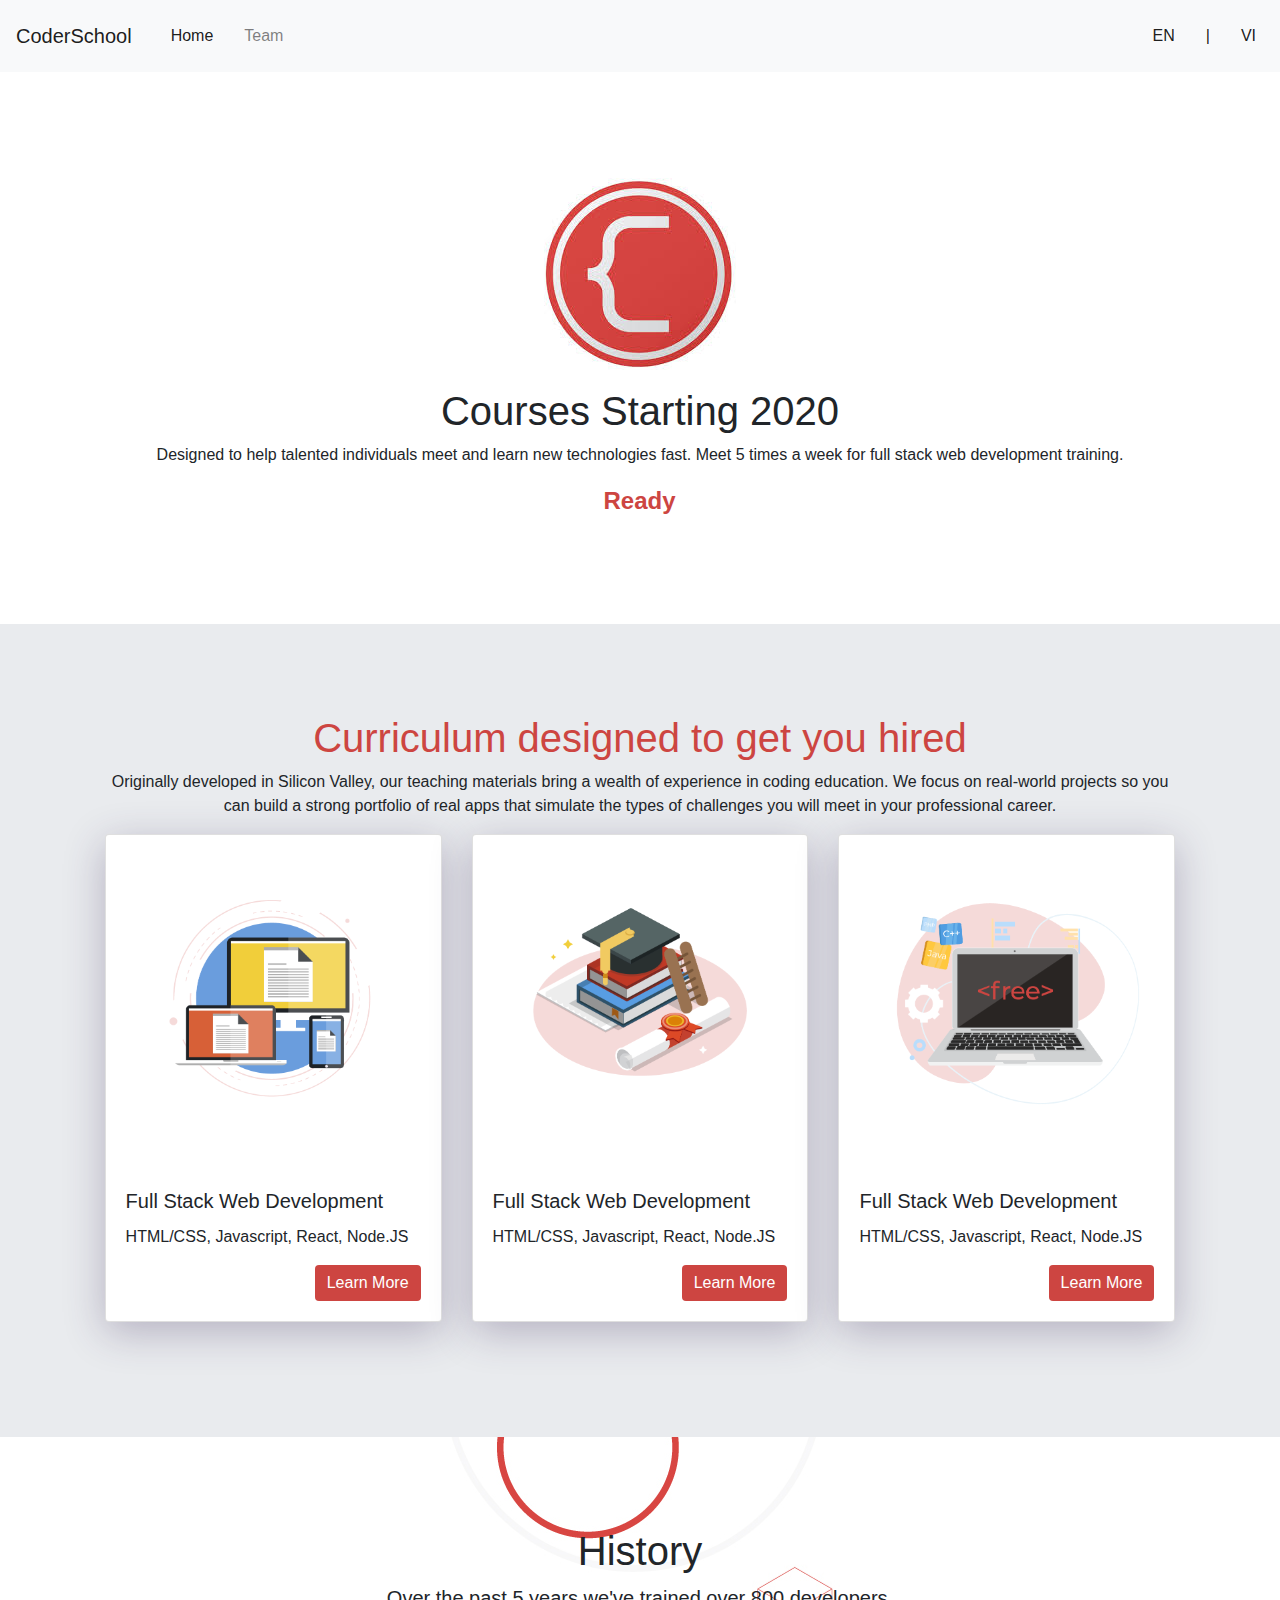
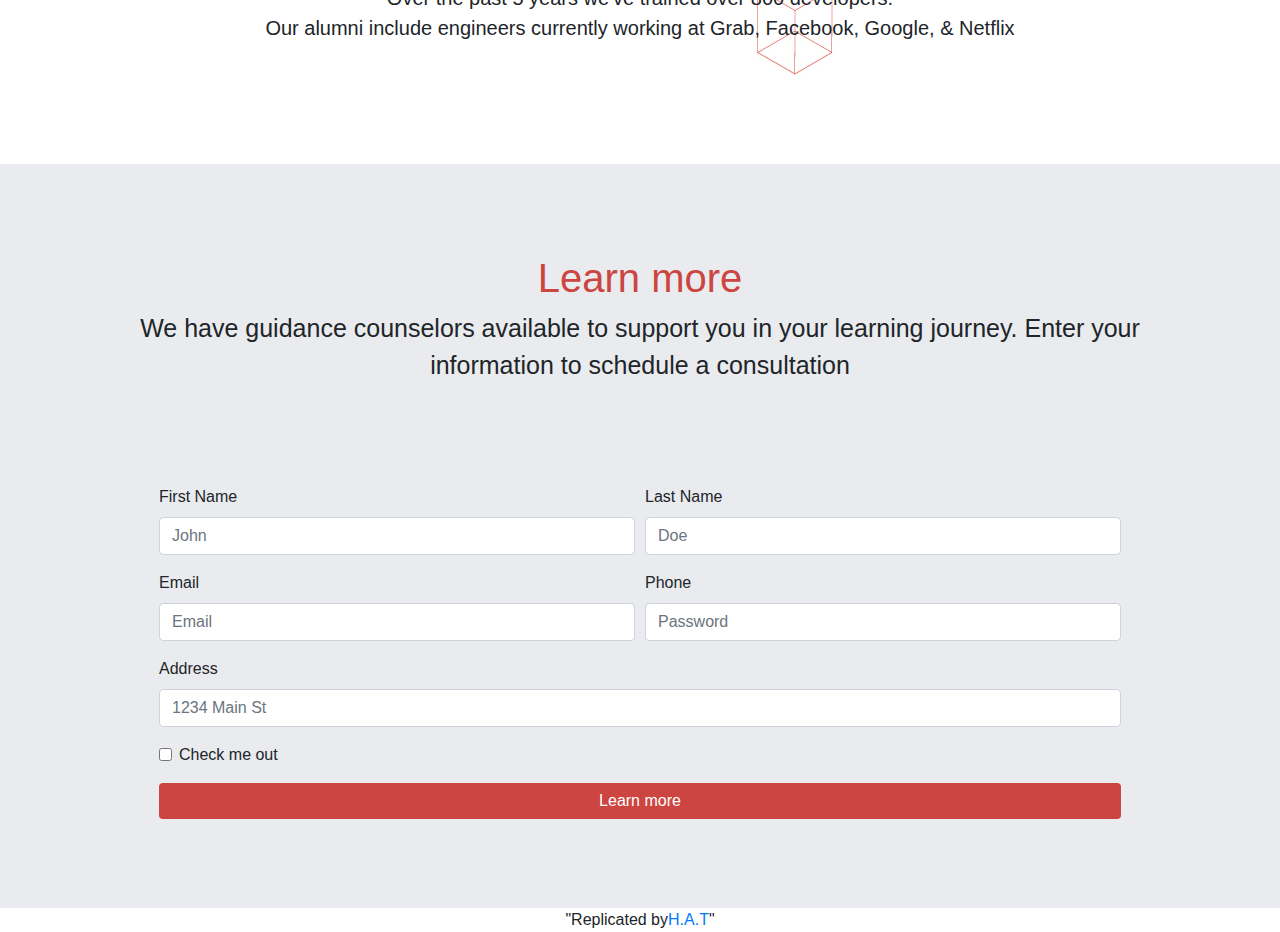
<file: index.html>
<!DOCTYPE html>
<html="en">

    <head>
        <meta charset="UTF-8">
        <meta name="viewport" content="width=device-width, initial-scale=1.0">
        <title>CoderSchool Pricing Page</title>
        <link rel="stylesheet" crossorigin="anonymous" href="https://use.fontawesome.com/releases/v5.6.3/css/all.css" integrity="sha384-UHRtZLI+pbxtHCWp1t77Bi1L4ZtiqrqD80Kn4Z8NTSRyMA2Fd33n5dQ8lWUE00s/" />
        <link rel="stylesheet" crossorigin="anonymous" href="https://stackpath.bootstrapcdn.com/bootstrap/4.4.1/css/bootstrap.min.css" integrity="sha384-Vkoo8x4CGsO3+Hhxv8T/Q5PaXtkKtu6ug5TOeNV6gBiFeWPGFN9MuhOf23Q9Ifjh" />
        <link rel="stylesheet" href="css/style.css">
        <link rel="icon" href="img\tab-icon.png">


    </head>

    <body>
        <nav class="navbar navbar-expand-lg navbar-light bg-light">
            <a class="navbar-brand" href="#">CoderSchool</a>
            <button class="navbar-toggler" type="button" data-toggle="collapse" data-target="#navbarText" aria-controls="navbarText" aria-expanded="false" aria-label="Toggle navigation">
          <span class="navbar-toggler-icon"></span>
        </button>
            <div class="collapse navbar-collapse" id="navbarText">
                <ul class="navbar-nav mr-auto">
                    <li class="nav-item active">
                        <a class="nav-link" href="#">Home <span class="sr-only">(current)</span></a>
                    </li>
                    <li class="nav-item">
                        <a class="nav-link" href="#">Team</a>
                    </li>
                </ul>
                <span class="navbar-text">
                <ul class="navbar-nav mr-auto">
                    <li class="nav-item active">
                        <a class="nav-link">EN<span class="sr-only">(current)</span></a>
                </li>
                <li class="nav-item active">
                    <a class="nav-link ">|</a>
                </li>
                <li class="nav-item active">
                    <a class="nav-link">VI</a>
                </li>
                </ul>
                </span>
            </div>

        </nav>
        <section id="first">
            <img src="img\logo.jpeg" alt="CoderSchool logo" />
            <h1 class="text-center">Courses Starting 2020</h1>
            <p class="text-center">Designed to help talented individuals meet and learn new technologies fast. Meet 5 times a week for full stack web development training.</p>
            <p class="typewrite red blue" data-period="2000" data-type='[ 
                "Ready to change your life?", 
                "What are you waiting for?", 
                "Top-Rated Programming Courses Starting September 2019",
                "Join CoderSchool Today!"
                ]'></p>
        </section>
        <section id="second">
            <div class="container">
                <h1 class="text-center red">Curriculum designed to get you hired</h1>
                <p class="text-center">
                    Originally developed in Silicon Valley, our teaching materials bring a wealth of experience in coding education. We focus on real-world projects so you can build a strong portfolio of real apps that simulate the types of challenges you will meet in your
                    professional career.
                </p>
            </div>
            <div class="container">
                <div class="row">
                    <div class="col-md">
                        <div class="card">
                            <img class="card-img-top" src="img/card1.png" alt="Card image cap" />
                            <div class="card-body">
                                <h5 class="card-title">Full Stack Web Development</h5>
                                <p class="card-text">HTML/CSS, Javascript, React, Node.JS</p>
                                <div class="text-right">
                                    <a href="#" class="btn btn-primary red">Learn More</a>
                                </div>
                            </div>
                        </div>
                    </div>
                    <div class="col-md">
                        <div class="card">
                            <img class="card-img-top" src="img/card2.png" alt="Card image cap" />
                            <div class="card-body">
                                <h5 class="card-title">Full Stack Web Development</h5>
                                <p class="card-text">HTML/CSS, Javascript, React, Node.JS</p>
                                <div class="text-right">
                                    <a href="#" class="btn btn-primary red">Learn More</a>
                                </div>
                            </div>
                        </div>
                    </div>
                    <div class="col-md">
                        <div class="card">
                            <img class="card-img-top" src="img/card3.png" alt="Card image cap" />
                            <div class="card-body">
                                <h5 class="card-title">Full Stack Web Development</h5>
                                <p class="card-text">HTML/CSS, Javascript, React, Node.JS</p>
                                <div class="text-right">
                                    <a href="#" class="btn btn-primary red">Learn More</a>
                                </div>
                            </div>
                        </div>
                    </div>
                </div>
            </div>
        </section>
        <section id="third">
            <h1><i class="fas fa-history"></i>History</h1>
            <blockquote class="blockquote text-center">
                <p>
                    Over the past 5 years we've trained over 800 developers. <br />Our alumni include engineers currently working at Grab, Facebook, Google, & Netflix
                </p>
            </blockquote>
        </section>
        <section id="fourth">
            <div class="container">
                <h1 class="text-center red">Learn more</h1>
                <p class="text-center">
                    We have guidance counselors available to support you in your learning journey. Enter your information to schedule a consultation
                </p>
            </div>
            <form>
                <div class="form-row">
                    <div class="form-group col-md-6">
                        <label for="fname">First Name</label>
                        <input type="text" class="form-control" id="fname" placeholder="John" />
                    </div>
                    <div class="form-group col-md-6">
                        <label for="lname">Last Name</label>
                        <input type="text" class="form-control" id="lname" placeholder="Doe" />
                    </div>
                    <div class="form-group col-md-6">
                        <label for="email">Email</label>
                        <input type="email" class="form-control" id="email" placeholder="Email" />
                    </div>
                    <div class="form-group col-md-6">
                        <label for="password">Phone</label>
                        <input type="password" class="form-control" id="password" placeholder="Password" />
                    </div>
                </div>
                <div class="form-group">
                    <label for="address">Address</label>
                    <input type="text" class="form-control" id="address" placeholder="1234 Main St" />
                </div>
                <div class="form-group">
                    <div class="form-check">
                        <input class="form-check-input" type="checkbox" id="gridCheck" />
                        <label class="form-check-label" for="gridCheck">
                      Check me out
                    </label>
                    </div>
                </div>
                <div class="text-center">
                    <button type="button" class="btn btn-primary btn-block">Learn more</button>
                </div>
            </form>
        </section>
        <footer>
            "Replicated by <a href="https://gist.github.com/lukehoang1905/5d11eb6f5c06272ad25a1e0e3e7b5c31"> H.A.T </a> "
        </footer>
        <script src="script.js"></script>
        <script src="https://code.jquery.com/jquery-3.4.1.slim.min.js" integrity="sha384-J6qa4849blE2+poT4WnyKhv5vZF5SrPo0iEjwBvKU7imGFAV0wwj1yYfoRSJoZ+n" crossorigin="anonymous"></script>
        <script src="https://cdn.jsdelivr.net/npm/popper.js@1.16.0/dist/umd/popper.min.js" integrity="sha384-Q6E9RHvbIyZFJoft+2mJbHaEWldlvI9IOYy5n3zV9zzTtmI3UksdQRVvoxMfooAo" crossorigin="anonymous"></script>
        <script src="https://stackpath.bootstrapcdn.com/bootstrap/4.4.1/js/bootstrap.min.js" integrity="sha384-wfSDF2E50Y2D1uUdj0O3uMBJnjuUD4Ih7YwaYd1iqfktj0Uod8GCExl3Og8ifwB6" crossorigin="anonymous"></script>
    </body>


    </html>
</file>
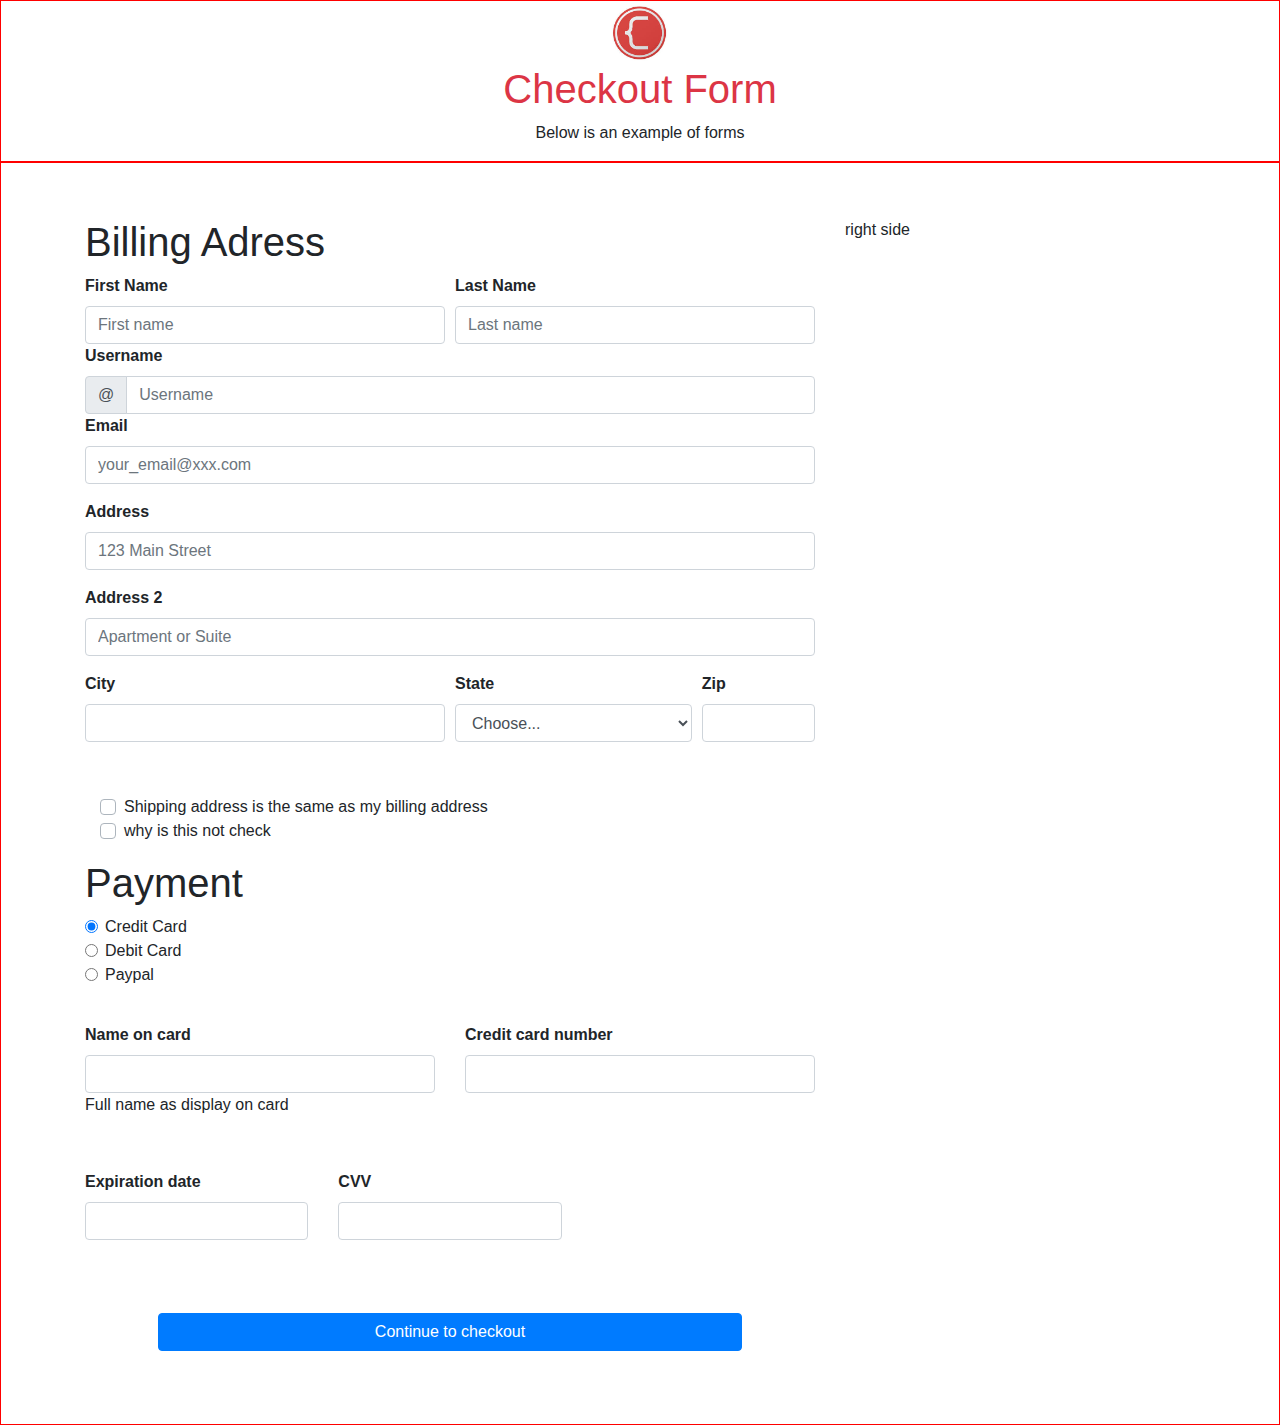
<file: form.html>
<!DOCTYPE html>
<html lang="en">

<head>
    <meta charset="UTF-8">
    <meta name="viewport" content="width=device-width, initial-scale=1.0">
    <title>CoderSchool Checkout Page</title>
    <link rel="stylesheet" crossorigin="anonymous" href="https://use.fontawesome.com/releases/v5.6.3/css/all.css" integrity="sha384-UHRtZLI+pbxtHCWp1t77Bi1L4ZtiqrqD80Kn4Z8NTSRyMA2Fd33n5dQ8lWUE00s/" />
    <link rel="stylesheet" crossorigin="anonymous" href="https://stackpath.bootstrapcdn.com/bootstrap/4.4.1/css/bootstrap.min.css" integrity="sha384-Vkoo8x4CGsO3+Hhxv8T/Q5PaXtkKtu6ug5TOeNV6gBiFeWPGFN9MuhOf23Q9Ifjh" />
    <link rel="stylesheet" href="css/styleform.css">
    <link rel="icon" href="img\tab-icon.png">
</head>

<body>
    <section>
        <img src="img/logo.jpeg" alt="CoderSchool logo" width="5%" />
        <h1 class="text-center red"> Checkout Form </h1>
        <p class="text-center"> Below is an example of forms</p>
    </section>
    <section>
        <div class="container">
            <div class="row">
                <div class="col-sm-8 left">
                    <h1 class="text-left">Billing Adress</h1>
                    <form>
                        <div class="form-row">
                            <div class="col">
                                <label for="input-group">First Name</label>
                                <input type="text" class="form-control" placeholder="First name">
                            </div>
                            <div class="col">
                                <label for="input-group">Last Name</label>
                                <input type="text" class="form-control" placeholder="Last name">
                            </div>
                        </div>
                        <div class="mb-3">
                            <label for="input-group"> Username</label>
                            <div class="input-group ">
                                <div class="input-group-prepend">
                                    <span class="input-group-text" id="validatedInputGroupPrepend">@</span>
                                </div>
                                <input type="text" class="form-control" aria-describedby="validatedInputGroupPrepend" required placeholder="Username">

                            </div>
                            <div class="form-group">
                                <label for="inputEmail">Email</label>
                                <input type="text" class="form-control" id="formGroupInputEmail" placeholder="your_email@xxx.com">
                            </div>
                            <div class="form-group">
                                <label for="inputAdress">Address</label>
                                <input type="text" class="form-control" id="formGroupInputAdress" placeholder="123 Main Street">
                            </div>
                            <div class=" form-group ">
                                <label for="inputAddress2 ">Address 2</label>
                                <input type="text " class="form-control " id="formGroupInputEmail " placeholder="Apartment or Suite ">
                            </div>
                            <div class="form-row">
                                <div class="form-group col-md-6">
                                    <label for="inputCity">City</label>
                                    <input type="text" class="form-control" id="inputCity">
                                </div>
                                <div class="form-group col-md-4">
                                    <label for="inputState">State</label>
                                    <select id="inputState" class="form-control">
                                    <option selected>Choose...</option>
                                    <option>...</option>
                                  </select>
                                </div>
                                <div class="form-group col-md-2">
                                    <label for="inputZip">Zip</label>
                                    <input type="text" class="form-control" id="inputZip">
                                </div>
                            </div>
                            <div class="container checkbox">
                                <div class="custom-control custom-checkbox">
                                    <input type="checkbox" class="custom-control-input" id="customCheck1">
                                    <label class="custom-control-label" for="customCheck1">Shipping address is the same as my billing address</label>
                                </div>
                                <div class="custom-control custom-checkbox">
                                    <input type="checkbox" class="custom-control-input" id="customCheck2">
                                    <label class="custom-control-label" for="customCheck1">why is this not check</label>
                                </div>
                            </div>
                        </div>
                        <h1 class="text-left">Payment</h1>
                        <div class="form-check">
                            <input class="form-check-input" type="radio" name="exampleRadios" id="exampleRadios1" value="option1" checked>
                            <label class="form-check-label" for="exampleRadios1">
                              Credit Card
                            </label>
                        </div>
                        <div class="form-check">
                            <input class="form-check-input" type="radio" name="exampleRadios" id="exampleRadios2" value="option2">
                            <label class="form-check-label" for="exampleRadios2">
                              Debit Card
                            </label>
                        </div>
                        <div class="form-check">
                            <input class="form-check-input" type="radio" name="exampleRadios" id="exampleRadios3" value="option3">
                            <label class="form-check-label" for="exampleRadios3">
                              Paypal
                            </label>
                        </div>
                        <div class="row">
                            <div class="col">
                                <label>Name on card</label>
                                <input type="text" class="form-control">
                                <p>Full name as display on card</p>
                            </div>
                            <div class="col">
                                <label>Credit card number</label>
                                <input type="text" class="form-control">
                            </div>
                        </div>
                        <div class="row justify-content-start">
                            <div class="col-4">
                                <label>Expiration date</label>
                                <input type="text" class="form-control">
                            </div>
                            <div class="col-4">
                                <label>CVV</label>
                                <input type="text" class="form-control">
                            </div>
                        </div>
                        <div class="text-center bigbutton">
                            <button type="button" class="btn btn-primary btn-block">Continue to checkout</button>
                        </div>
                    </form>
                </div>

                <div class="col-sm-4 right ">right side</div>
            </div>
    </section>

</body>

</html>
</file>
<file: css/style.css>
.navbar-nav>.nav-item {
    margin-left: 15px;
}

.typewrite {
    font-weight: bolder;
    font-size: x-large;
}

section {
    display: flex;
    padding: 7%;
    align-items: center;
    flex-direction: column;
}

section:nth-child(even) {
    background-color: #e9ebee;
}

#third {
    background-image: url(/img/banner.jpg);
}

:root {
    --red: #cd4541;
}

.red {
    color: var(--red);
}

#fourth>.container>p:nth-last-of-type(1) {
    font-size: 25px;
    margin-bottom: 100px;
}

.btn-primary {
    border: 0px;
    color: white;
    background-color: var(--red);
}

.card {
    margin-bottom: 25px;
    box-shadow: 0 10px 40px rgba(59, 43, 91, 0.3);
}

footer {
    display: flex;
    justify-content: center;
}
</file>
<file: css/styleform.css>
.red {
    color: var(--red);
}

section {
    border: 1px solid red;
    display: flex;
    flex-direction: column;
    align-items: center;
}

label {
    font-weight: bold;
}

* {
    font-family: Verdana, Geneva, Tahoma, sans-serif;
}

.checkbox {
    padding-top: 5%;
}

.custom-control-label {
    font-weight: normal;
}

.form-check-label {
    font-weight: normal;
}

.row {
    padding-top: 5%;
}

.bigbutton {
    padding: 10%;
}
</file>
